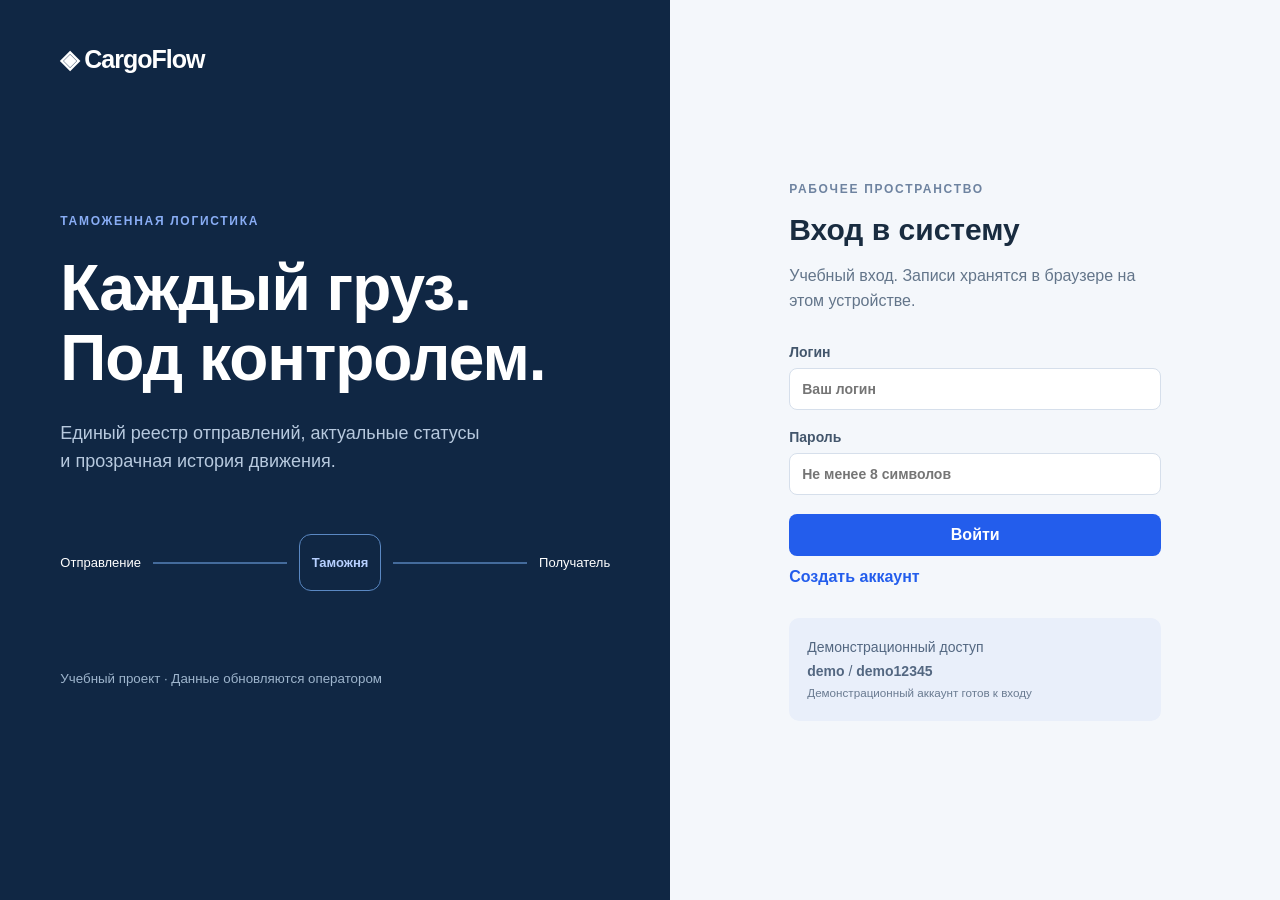
<file: index.html>
<!doctype html>
<html lang="ru"><head><meta charset="utf-8"><meta name="viewport" content="width=device-width,initial-scale=1"><title>CargoFlow — отслеживание грузов</title><link rel="stylesheet" href="./style.css"><script defer src="./browser-demo.js"></script><script defer src="./app.js"></script></head>
<body><div id="auth" class="auth"><section class="intro"><div class="logo">◈ CargoFlow</div><span class="eyebrow">ТАМОЖЕННАЯ ЛОГИСТИКА</span><h1>Каждый груз.<br>Под контролем.</h1><p>Единый реестр отправлений, актуальные статусы и прозрачная история движения.</p><div class="route-art"><span>Отправление</span><i></i><b>Таможня</b><i></i><span>Получатель</span></div><small>Учебный проект · Данные обновляются оператором</small></section><section class="login"><span class="eyebrow">РАБОЧЕЕ ПРОСТРАНСТВО</span><h2 id="auth-title">Вход в систему</h2><p>Войдите, чтобы управлять своими отправлениями.</p><form id="auth-form"><label>Логин<input name="username" autocomplete="username" minlength="3" maxlength="40" required placeholder="Ваш логин"></label><label>Пароль<input name="password" type="password" autocomplete="current-password" minlength="8" maxlength="128" required placeholder="Не менее 8 символов"></label><button class="primary" id="auth-submit">Войти</button></form><button class="text" id="auth-toggle">Создать аккаунт</button><div class="demo">Демонстрационный доступ<br><strong>demo</strong> / <strong>demo12345</strong><small>Доступен при запуске с --demo</small></div></section></div>
<div id="workspace" hidden><aside><div class="logo">◈ CargoFlow</div><p class="eyebrow">РАБОЧЕЕ ПРОСТРАНСТВО</p><div class="nav-active">▦ Реестр грузов</div><a href="./presentation.html" target="_blank">▤ О проекте</a><div class="side-bottom"><span id="username"></span><button id="logout" class="text">Выйти из аккаунта</button></div></aside><main><header><div><span class="eyebrow">ОБЗОР ОТПРАВЛЕНИЙ</span><h1>Реестр грузов</h1><p>Маршруты, статусы и история в одном месте</p></div><button id="new" class="primary">＋ Зарегистрировать груз</button></header><div class="notice">Учебная система · Статусы и местоположение вносит оператор вручную</div><section class="stats"><article><span>Всего грузов</span><strong id="total">0</strong></article><article><span>В движении</span><strong id="moving">0</strong></article><article><span>На таможне</span><strong id="customs">0</strong></article><article><span>Доставлено</span><strong id="delivered">0</strong></article></section><section class="registry"><div class="toolbar"><label class="search"><span class="sr">Поиск грузов</span><input id="search" placeholder="Поиск по номеру, названию или маршруту"></label><label><span class="sr">Фильтр статуса</span><select id="filter"><option value="">Все статусы</option></select></label><button id="export" class="secondary">Скачать CSV</button></div><div class="table-wrap"><table><thead><tr><th>Груз / номер</th><th>Маршрут</th><th>Статус</th><th>Местоположение</th><th>Обновлено</th><th><span class="sr">Действия</span></th></tr></thead><tbody id="rows"></tbody></table><div id="empty" hidden>Грузы не найдены. Зарегистрируйте груз или измените поиск.</div></div><footer><span id="count"></span><span>Время отображается в вашем часовом поясе</span></footer></section></main></div>
<dialog id="editor"><form id="cargo-form"><div class="dialog-head"><div><span class="eyebrow">НОВОЕ ОТПРАВЛЕНИЕ</span><h2>Регистрация груза</h2></div><button type="button" class="close" aria-label="Закрыть">×</button></div><div class="form-grid"><label>Номер отправления<input name="tracking" required maxlength="160" placeholder="CF-2026-005"></label><label>Название груза<input name="name" required maxlength="160" placeholder="Например, оборудование"></label><label>Страна отправления<input name="origin" required maxlength="160"></label><label>Страна назначения<input name="destination" required maxlength="160"></label><label>Статус<select name="status" class="statuses"></select></label><label>Местоположение<input name="location" required maxlength="160" placeholder="Город или терминал"></label></div><p id="create-error" role="alert" class="error"></p><button class="primary">Зарегистрировать</button></form></dialog>
<dialog id="details"><div class="dialog-head"><div><span class="eyebrow" id="detail-tracking"></span><h2 id="detail-name"></h2></div><button class="close" aria-label="Закрыть">×</button></div><p id="detail-route"></p><form id="update-form"><div class="form-grid"><label>Статус<select name="status" class="statuses"></select></label><label>Местоположение<input name="location" required maxlength="160"></label></div><label>Комментарий<textarea name="note" maxlength="500" placeholder="Что изменилось?"></textarea></label><p id="update-error" role="alert" class="error"></p><button class="primary">Сохранить изменение</button></form><h3>Журнал изменений</h3><div id="history"></div></dialog><div id="toast" role="status" hidden></div></body></html>
</file>
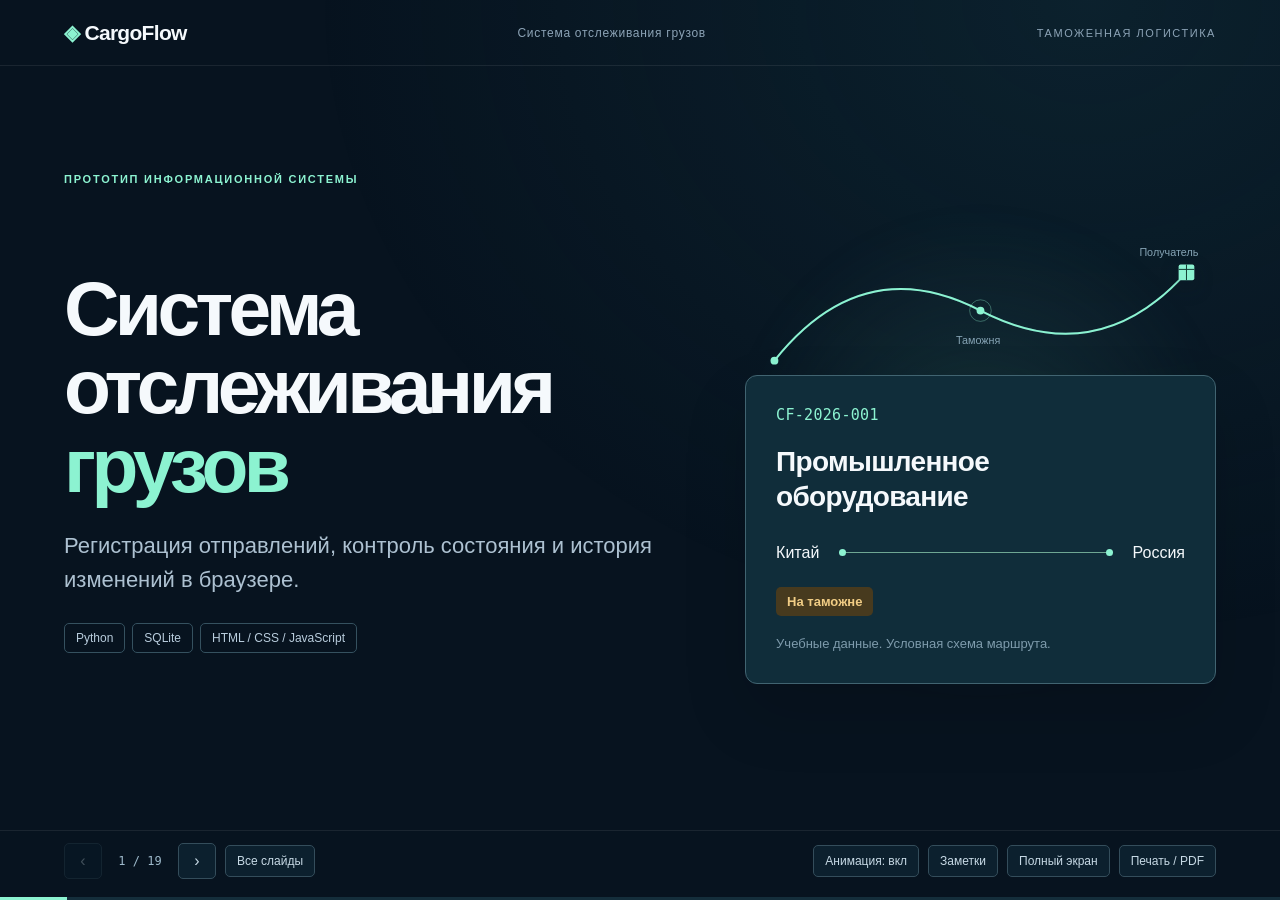
<file: presentation.html>
<!doctype html><html lang="ru"><head><meta charset="utf-8"><meta name="viewport" content="width=device-width,initial-scale=1"><meta name="description" content="Защита учебного проекта CargoFlow: требования, архитектура, работа системы, проверка и демонстрация"><title>CargoFlow — система отслеживания грузов</title><style>@font-face{font-family:Local;src:local('Arial')}*{box-sizing:border-box}html{color-scheme:dark}body{margin:0;background:#07131f;color:#f5f9fc;font-family:Arial,Helvetica,sans-serif;-webkit-font-smoothing:antialiased}button,a{touch-action:manipulation}button{font:inherit;cursor:pointer}button:focus-visible,a:focus-visible{outline:2px solid #8cf3d1;outline-offset:5px}button:disabled{opacity:.3;cursor:default}[hidden]{display:none!important}a{color:#8cf3d1}body:before{content:'';position:fixed;inset:0;pointer-events:none;background:radial-gradient(ellipse at 85% 0%,#194c5940,transparent 50%);z-index:-1}.topbar{height:66px;max-width:1440px;margin:auto;padding:0 5%;display:flex;justify-content:space-between;align-items:center;border-bottom:1px solid #ffffff14;font-size:12px;color:#8ca3b6;letter-spacing:.06em}.brand{font-size:21px;letter-spacing:-.7px;color:#f5f9fc;font-weight:750}.brand em{font-style:normal;color:#8cf3d1}.topbar .context{font-size:11px;text-transform:uppercase;letter-spacing:.14em}#deck{max-width:1440px;margin:auto;position:relative}.slide{display:none;min-height:calc(100svh - 136px);padding:44px 5% 48px;position:relative}.slide.active{display:flex;flex-direction:column;justify-content:center}.eyebrow{color:#8cf3d1;letter-spacing:.16em;font-size:11px;text-transform:uppercase;margin:0 0 18px;font-weight:700}h1{font-size:clamp(46px,6vw,84px);line-height:1.02;letter-spacing:-.06em;margin:0 0 25px;font-weight:700}h2{font-size:clamp(30px,3.65vw,50px);line-height:1.1;letter-spacing:-.045em;max-width:1050px;margin:0 0 28px}h3{font-size:21px;line-height:1.25;letter-spacing:-.025em;margin:0 0 12px}p{font-size:20px;line-height:1.55;color:#adc1d1;margin:0 0 18px}.lede{font-size:22px;max-width:730px}.mint{color:#8cf3d1}.dim{color:#91a9bb}.big{font-size:clamp(36px,5.8vw,76px);letter-spacing:-.06em;line-height:1.06;margin:0 0 25px;color:white}.grid2{display:grid;grid-template-columns:1fr 1fr;gap:44px;align-items:center}.grid2.wide-left{grid-template-columns:1.15fr .85fr}.grid3{display:grid;grid-template-columns:repeat(3,1fr);gap:30px}.grid4{display:grid;grid-template-columns:repeat(4,1fr);gap:24px}.fact{border-top:1px solid #385364;padding:22px 0}.fact .num{display:block;font-size:44px;font-weight:700;letter-spacing:-2px;color:#8cf3d1;margin-bottom:18px}.fact p{font-size:17px}.rule{height:1px;background:#304553;margin:28px 0}.caption{font-size:13px;line-height:1.5;color:#7e9bac}.small{font-size:15px;line-height:1.5;color:#adc1d1}.callout{border-left:3px solid #8cf3d1;padding:14px 0 14px 22px;color:#d8e5ee;font-size:19px;line-height:1.5;margin-top:24px;max-width:1000px}.chip{display:inline-flex;align-items:center;padding:7px 11px;border:1px solid #35515f;border-radius:5px;font-size:12px;color:#b9cddd;margin-right:7px;margin-top:8px}.status{display:inline-block;padding:7px 11px;background:#12392f;color:#8cf3d1;border-radius:5px;font-size:13px;font-weight:600}.status.amber{background:#473a1e;color:#f1cd85}.mono{font-family:ui-monospace,SFMono-Regular,Consolas,monospace}.inline-code{color:#a7d8f5;font-family:ui-monospace,Consolas,monospace;font-size:.85em}.photo{margin:0;display:flex;flex-direction:column;align-items:center;gap:12px}.photo img{max-height:420px;max-width:100%;width:auto;border:1px solid #486172;border-radius:10px;box-shadow:0 20px 60px #0003;object-fit:contain}.photo figcaption{font-size:12px;color:#82a1b5}.portrait-layout{display:grid;grid-template-columns:340px 1fr;gap:55px;align-items:center}.field-list{display:grid;gap:22px}.field-list strong{display:block;font-size:20px;color:#f2f8fc;margin-bottom:6px}.field-list span{color:#9fb8ca;font-size:17px;line-height:1.45}.req-table{width:100%;border-collapse:collapse;font-size:17px;margin-top:8px}.req-table th{text-align:left;color:#7594a7;font-size:11px;text-transform:uppercase;letter-spacing:.1em;padding:12px 16px 12px 0;border-bottom:1px solid #385364}.req-table td{padding:17px 20px 17px 0;border-bottom:1px solid #253e4c;line-height:1.4}.req-table td:first-child{width:9%;font-family:ui-monospace,Consolas,monospace;color:#8cf3d1;font-size:14px}.req-table td:last-child{color:#9fb7c7}.flow{display:flex;align-items:stretch;gap:0;margin:35px 0}.flow-node{position:relative;flex:1;padding:30px 22px;border:1px solid #41616e;background:#0d2430;min-width:0}.flow-node span{color:#8cf3d1;font-size:11px;text-transform:uppercase;letter-spacing:.08em}.flow-node h3{margin-top:14px;font-size:24px}.flow-node p{font-size:16px;margin:0}.flow-link{width:80px;flex-shrink:0;align-self:center;height:2px;background:#385c69;position:relative}.arch-signal{position:absolute;top:-3px;left:0;width:8px;height:8px;background:#8cf3d1;border-radius:50%;box-shadow:0 0 14px #8cf3d177}.schema{display:grid;grid-template-columns:1fr 56px 1.25fr 56px 1fr;align-items:center;margin:20px 0}.entity{border-top:3px solid #8cf3d1;background:#0e2632;padding:24px}.entity h3{color:white}.entity ul{list-style:none;padding:0;margin:18px 0 0;font-family:ui-monospace,Consolas,monospace;font-size:14px;line-height:1.8;color:#9eb9ca}.entity ul .key{color:#8cf3d1}.relation{text-align:center;font-size:13px;color:#8cf3d1}.shipment-card{background:#102d3a;border:1px solid #416471;border-radius:12px;padding:30px;box-shadow:0 30px 65px #0002;position:relative}.shipment-card .code{font-family:ui-monospace,Consolas,monospace;letter-spacing:.02em;font-size:15px;color:#8cf3d1}.shipment-card h3{font-size:28px;margin:20px 0 30px}.mini-route{display:flex;align-items:center;gap:20px;margin-bottom:25px}.mini-route i{flex:1;height:1px;background:#6fa793;position:relative}.mini-route i:before,.mini-route i:after{content:'';position:absolute;top:-3px;width:7px;height:7px;border-radius:50%;background:#8cf3d1}.mini-route i:after{right:0}.hero-art{position:relative;padding:35px 0}.hero-art:before{content:'';position:absolute;inset:0;background:radial-gradient(circle,#326b6650,transparent 70%);filter:blur(15px)}.route-svg{display:block;width:100%;height:auto;margin-bottom:-20px;position:relative}.replay{margin-top:22px;padding:10px 14px;background:transparent;border:1px solid #426573;color:#9bd8c9;border-radius:5px;font-size:12px}.timeline{position:relative;padding-left:34px}.timeline-line{position:absolute;top:15px;bottom:35px;left:6px;width:2px;background:#71c5aa;transform-origin:top}.timeline-event{position:relative;padding:0 0 32px 22px}.timeline-event:before{content:'';position:absolute;left:-34px;top:7px;width:14px;height:14px;border:3px solid #8cf3d1;border-radius:50%;background:#07131f}.timeline-event time{color:#8cf3d1;font-size:15px;font-family:ui-monospace,Consolas,monospace}.timeline-event h3{margin:12px 0 6px}.timeline-event p{font-size:17px;margin:0}.time-explainer{border-top:1px solid #355361;padding-top:23px}.time-explainer .clock{font-size:48px;font-weight:700;letter-spacing:-3px;color:#8cf3d1;margin-bottom:12px}.time-explainer p{font-size:17px}.csv-preview{background:#0c2430;border:1px solid #325260;border-radius:8px;padding:25px;margin-top:24px;font-family:ui-monospace,Consolas,monospace;font-size:14px;line-height:1.9;color:#9fc1d2;overflow-wrap:anywhere}.csv-preview strong{color:#8cf3d1;font-weight:400}.demo-steps{display:grid;grid-template-columns:repeat(4,1fr);gap:26px;margin:30px 0}.demo-step{border-top:2px solid #385b67;padding-top:20px}.demo-step b{display:block;color:#8cf3d1;font-size:30px;margin-bottom:12px}.demo-step h3{font-size:20px}.demo-step p{font-size:16px}.result{display:flex;align-items:center;gap:18px;margin-bottom:20px}.result svg{width:28px;height:28px;flex-shrink:0}.result p{margin:0;font-size:19px;color:#d4e4ed}.test-number{font-size:132px;line-height:1;font-weight:700;letter-spacing:-9px;color:#8cf3d1}.check-list{display:grid;gap:13px}.test-case{padding:12px 0;border-bottom:1px solid #2b4552;color:#b6cbd9;font-size:17px}.test-case b{color:#8cf3d1;margin-right:14px;font-weight:400;font-family:ui-monospace,Consolas,monospace}.roadmap{display:grid;grid-template-columns:1fr 1fr;gap:50px}.roadmap h3{font-size:24px}.roadmap ul{padding-left:20px;color:#9fb8c9;font-size:19px;line-height:1.7}.linkbox{border-top:1px solid #385361;margin-top:25px;padding-top:20px}.linkbox a{font-size:17px;word-break:break-all}.warning{font-size:14px;color:#efcc83;margin-top:12px}.qa-grid{display:grid;grid-template-columns:1fr 1fr;gap:22px 40px}.qa{border-top:1px solid #385361;padding-top:16px}.qa h3{font-size:20px}.qa p{font-size:16px;margin:0}.bottomline{margin-top:28px;font-size:15px;color:#a9c2d3}.deck-controls{max-width:1440px;margin:auto;min-height:70px;display:flex;align-items:center;gap:9px;padding:10px 5% 20px;border-top:1px solid #ffffff14}.deck-controls button{border:1px solid #344d5b;background:#0c202e;border-radius:5px;color:#c7d9e5;padding:8px 11px;font-size:12px;transition:background .16s,transform .16s}.deck-controls button:hover{background:#1b3b49}.deck-controls button:active{transform:scale(.96)}#prev,#next{font-size:16px;min-width:38px}#count{font-size:12px;color:#9db9ca;min-width:58px;text-align:center;font-family:ui-monospace,Consolas,monospace}.controls-spacer{flex:1}.progress-track{position:fixed;bottom:0;left:0;width:100%;height:3px;background:#142e3b;z-index:15}#progress-fill{height:100%;width:0;background:#8cf3d1;transition:width .4s cubic-bezier(.2,0,0,1)}#speaker-notes{padding:28px 5%;max-width:1440px;margin:0 auto 50px;background:#132d3a;border-top:1px solid #486776;color:#c4d8e5;font-size:17px;line-height:1.6}#speaker-notes strong{color:#8cf3d1;display:block;font-size:11px;letter-spacing:.1em;text-transform:uppercase;margin-bottom:12px}#overview{width:min(1050px,93vw);max-height:86vh;overflow:auto;border:1px solid #44616c;border-radius:14px;background:#0b1d2b;color:white;padding:30px;box-shadow:0 30px 100px #0008}#overview::backdrop{background:#020910ce}#overview header{display:flex;justify-content:space-between;align-items:center;margin-bottom:25px}#overview h2{font-size:26px;margin:0}#overview-close{background:#193544;color:white;border:1px solid #466777;border-radius:5px;padding:7px 12px}#overview-items{display:grid;grid-template-columns:repeat(3,1fr);gap:12px}.overview-item{text-align:left;display:flex;flex-direction:column;gap:9px;min-height:110px;background:#102936;color:#dae8f0;border:1px solid #294856;border-radius:7px;padding:16px;font-size:14px}.overview-item:hover{background:#1a3e4a}.overview-item b{font:12px ui-monospace,Consolas,monospace;color:#8cf3d1}.overview-item small{font-size:10px;color:#7e9bac}.overview-item.current{border-color:#8cf3d1}.print-tip{display:none}body:fullscreen{overflow:auto;background:#07131f}
@media(min-width:1500px){.slide{min-height:calc(100svh - 150px)}}
@media(max-width:850px){.topbar{padding:0 24px}.topbar .context{display:none}.slide{padding:32px 24px;min-height:calc(100svh - 190px)}.grid2,.grid2.wide-left{grid-template-columns:1fr;gap:24px}.grid3{grid-template-columns:1fr;gap:8px}.grid4{grid-template-columns:1fr 1fr}.hero-art{max-width:480px;width:100%;padding:5px 0;margin:auto}.hero-art .shipment-card{padding:22px}.hero-art .shipment-card h3{font-size:24px;margin:15px 0 20px}.hero-art .route-svg{max-height:100px}.lede{font-size:20px}.big{font-size:40px}.fact{padding:16px 0}.fact .num{font-size:30px;margin-bottom:10px}.fact p{margin-bottom:0}.portrait-layout{grid-template-columns:230px 1fr;gap:22px}.photo img{max-height:370px}.field-list strong{font-size:18px}.field-list span{font-size:15px}.req-table{font-size:15px}.req-table td{padding:12px 10px 12px 0}.flow-node{padding:18px 12px}.flow-node h3{font-size:20px}.flow-node p{font-size:14px}.flow-link{width:26px}.schema{grid-template-columns:1fr;gap:0}.entity{padding:15px 20px}.entity ul{display:flex;flex-wrap:wrap;gap:0 20px;margin:5px 0}.relation{padding:8px}.schema h3{margin:0}.demo-steps{grid-template-columns:1fr 1fr;gap:18px}.roadmap{gap:24px}.roadmap ul{font-size:16px}.deck-controls{padding:12px 20px 18px;flex-wrap:wrap}.controls-spacer{display:none}.test-number{font-size:90px}.qa-grid{gap:18px}.qa h3{font-size:18px}.qa p{font-size:15px}#overview-items{grid-template-columns:1fr 1fr}#section-label{display:none}}
@media(max-width:540px){h1{font-size:46px}h2{font-size:32px}p{font-size:17px}.portrait-layout{grid-template-columns:1fr}.portrait-layout .photo{max-width:260px;margin:auto}.grid4,.roadmap,.qa-grid{grid-template-columns:1fr}.flow{flex-direction:column}.flow-link{align-self:center;width:2px;height:28px}.flow-node{text-align:center}.arch-signal{left:-3px;top:0}.req-table{font-size:13px}.req-table td:first-child{font-size:11px}.callout{font-size:16px}.demo-step p{font-size:14px}.photo img{max-height:320px}.topbar{height:55px}.deck-controls button{font-size:11px;padding:7px}#overview-items{grid-template-columns:1fr}}
@media print{@page{size:320mm 180mm;margin:0}html{color-scheme:light}body{background:#fff;color:#102333;-webkit-print-color-adjust:exact;print-color-adjust:exact}body:before,.topbar,.deck-controls,.progress-track,#speaker-notes,#overview,.replay{display:none!important}#deck{width:320mm;max-width:none;margin:0}.slide,.slide.active{display:flex!important;flex-direction:column;justify-content:center;width:320mm;height:180mm;min-height:180mm;padding:12mm 17mm;page-break-after:always;break-after:page;overflow:hidden}.slide:last-child{page-break-after:auto;break-after:auto}body.main-print .slide:not([data-main="true"]){display:none!important}.slide *{animation:none!important;transition:none!important;opacity:1!important;transform:none!important}h1{font-size:58px}h2{font-size:40px;margin-bottom:22px}h3{font-size:20px}p,.lede{font-size:18px;color:#395467}.grid2,.grid2.wide-left{display:grid;grid-template-columns:1fr 1fr;gap:36px}.grid3{grid-template-columns:repeat(3,1fr);gap:26px}.grid4{grid-template-columns:repeat(4,1fr)}.eyebrow,.mint,.fact .num,.timeline-event time{color:#087659}.fact,.req-table th,.req-table td,.rule,.qa{border-color:#bfd2db}.req-table{font-size:16px}.req-table td{padding:13px 16px 13px 0}.req-table td:first-child{color:#087659}.req-table td:last-child,.caption,.small,.dim,.bottomline{color:#496577}.callout{color:#264356;border-color:#087659;font-size:17px}.chip{border-color:#aac4cf;color:#496577}.flow{flex-direction:row;margin:25px 0}.flow-node,.entity,.shipment-card,.csv-preview{background:#eaf2f5;color:#183448;border-color:#adc8d1;box-shadow:none}.flow-link{height:2px;width:70px}.flow-node span,.entity ul .key,.shipment-card .code,.test-case b,.test-number{color:#087659}.flow-node h3,.entity h3,.shipment-card h3,.big{color:#183448}.flow-node p,.entity ul,.csv-preview,.field-list span{color:#496577}.field-list strong{color:#163448}.schema{grid-template-columns:1fr 50px 1.2fr 50px 1fr}.entity ul{display:block}.relation{color:#087659}.portrait-layout{grid-template-columns:280px 1fr}.photo img{max-height:390px;border-color:#aac4cf}.photo figcaption{color:#496577}.timeline-event:before{background:#fff;border-color:#087659}.timeline-line{background:#087659}.status{background:#daeee4;color:#14684d}.status.amber{background:#faefd6;color:#7c5e17}.result p{color:#264356}.roadmap{grid-template-columns:1fr 1fr}.roadmap ul,.qa p,.test-case{color:#496577}.qa-grid{grid-template-columns:1fr 1fr}.demo-steps{grid-template-columns:repeat(4,1fr)}.demo-step b{color:#087659}.hero-art{max-width:none}.hero-art .route-svg{max-height:none}.hero-art .shipment-card h3{font-size:27px}.result svg path{stroke:#087659}.test-number{font-size:110px}.linkbox a{color:#087659}}
/* Keep the full slide and controls visible on a typical 1280×720 projector. */
@media screen and (min-width:851px) and (max-height:820px){.topbar{height:54px}.slide{min-height:calc(100svh - 124px);padding:24px 5% 28px}.eyebrow{margin-bottom:14px}h2{font-size:44px;margin-bottom:24px}.hero-art{padding:0}.hero-art .route-svg{max-height:100px}.hero-art .shipment-card{padding:24px}.hero-art .shipment-card h3{font-size:26px;margin:18px 0 23px}.photo img{max-height:320px}.portrait-layout{grid-template-columns:290px 1fr;gap:40px}.flow{margin:25px 0}.flow-node{padding:24px 20px}.schema{margin:12px 0}.entity{padding:20px}.req-table td{padding:13px 20px 13px 0}.callout{margin-top:20px;padding-top:10px;padding-bottom:10px}.grid3{gap:26px}.roadmap ul{font-size:18px}.test-number{font-size:110px}.qa p{font-size:15px}.qa-grid{gap:18px 36px}}
.overview-item[aria-current="true"]{border-color:#8cf3d1}.overview-number{color:#8cf3d1;font:12px ui-monospace,Consolas,monospace}

/* CargoFlow motion identity: precise entrances, soft landing, three duration levels. */
:root{--motion-ease:cubic-bezier(.2,.75,.2,1);--motion-quick:160ms;--motion-standard:480ms;--motion-slow:900ms}
button{transition:background-color var(--motion-quick),border-color var(--motion-quick),transform var(--motion-quick) var(--motion-ease),box-shadow var(--motion-quick)}
button:active{transform:scale(.97)}
#progress-fill{transform-origin:left;transition:width 450ms var(--motion-ease)}
.slide.active .reveal{animation:cf-enter var(--motion-standard) var(--motion-ease) both;animation-delay:calc(min(var(--i,0),6)*65ms)}
.slide.active .route-draw{stroke-dasharray:1;stroke-dashoffset:0;animation:cf-route-draw 1800ms var(--motion-ease) 250ms both}
.slide.active .route-parcel{transform-box:view-box;transform-origin:0 0;animation:cf-parcel 6800ms cubic-bezier(.45,0,.25,1) 800ms both;filter:drop-shadow(0 7px 9px #09142655)}
.slide.active .pulse-ring{transform-box:fill-box;transform-origin:center;animation:cf-pulse 2600ms ease-in-out 500ms 3 both}
.slide.active .arch-signal{animation:cf-signal 2100ms var(--motion-ease) 600ms 3 both}
.slide.active .arch-signal:nth-of-type(even),.slide.active .flow-link:nth-child(4) .arch-signal{animation-delay:1250ms}
.slide.active .timeline-line{transform-origin:top;animation:cf-line 1200ms var(--motion-ease) 300ms both}
.slide.active .timeline-event{animation:cf-event 550ms var(--motion-ease) both;animation-delay:calc(500ms + min(var(--i,0),5)*150ms)}
.slide.active .check-path{stroke-dasharray:1;stroke-dashoffset:0;animation:cf-route-draw 650ms var(--motion-ease) 500ms both}
.slide.active .ambient-glow{animation:cf-glow 6500ms ease-in-out 2 both}
.slide.active .scan-line{animation:cf-scan 2200ms var(--motion-ease) 500ms 2 both}
.slide.restarting *{animation:none!important}
.slide:not(.active) *{animation-play-state:paused!important}
@keyframes cf-enter{from{opacity:0;transform:translate3d(0,24px,0) scale(.985)}to{opacity:1;transform:translate3d(0,0,0) scale(1)}}
@keyframes cf-route-draw{from{stroke-dashoffset:1}to{stroke-dashoffset:0}}
@keyframes cf-parcel{0%,9%{transform:translate(0,0)}30%,38%{transform:translate(var(--parcel-x1,125px),var(--parcel-y1,-38px))}59%,68%{transform:translate(var(--parcel-x2,250px),var(--parcel-y2,0px))}91%,100%{transform:translate(var(--parcel-x3,375px),var(--parcel-y3,-38px))}}
@keyframes cf-pulse{0%,100%{opacity:.35;transform:scale(1)}50%{opacity:.75;transform:scale(1.13)}}
@keyframes cf-signal{0%,12%{opacity:0;transform:translateX(0) scale(.85)}28%{opacity:1;transform:translateX(calc(var(--signal-distance,70px)*.15)) scale(1)}68%{opacity:1;transform:translateX(calc(var(--signal-distance,70px)*.8)) scale(1)}90%,100%{opacity:0;transform:translateX(var(--signal-distance,70px)) scale(.85)}}
@keyframes cf-line{from{transform:scaleY(0)}to{transform:scaleY(1)}}
@keyframes cf-event{from{opacity:0;transform:translateX(18px)}to{opacity:1;transform:translateX(0)}}
@keyframes cf-glow{0%,100%{opacity:.32;transform:translate3d(0,0,0) scale(1)}50%{opacity:.55;transform:translate3d(-10px,8px,0) scale(1.03)}}
@keyframes cf-scan{0%{transform:translateY(0);opacity:0}15%{opacity:.65}85%{opacity:.65}100%{transform:translateY(190px);opacity:0}}
body[data-motion="off"] .slide *{animation:none!important;transition:none!important}
body[data-motion="off"] .route-parcel{transform:translate(var(--parcel-x3,375px),var(--parcel-y3,-38px))}
body[data-motion="off"] #progress-fill{transition:none}
@media(prefers-reduced-motion:reduce){.slide *{animation:none!important;transition:none!important}.route-parcel{transform:translate(var(--parcel-x3,375px),var(--parcel-y3,-38px))}#progress-fill{transition:none}}
@media print{.slide *{animation:none!important;transition:none!important;opacity:1!important;filter:none!important}.route-parcel{transform:translate(var(--parcel-x3,375px),var(--parcel-y3,-38px))}.controls,#speaker-notes,#overview{display:none!important}.route-draw,.check-path{stroke-dashoffset:0!important}}
</style></head><body data-motion="on"><header class="topbar"><div class="brand"><em>◈</em> CargoFlow</div><span id="section-label">Учебный проект</span><span class="context">Таможенная логистика</span></header><main id="deck"><section class="slide active" id="slide-1" aria-label="Слайд 1. Система отслеживания грузов" data-title="Система отслеживания грузов" data-notes="Открытие, 15 секунд. Представьте тему и результат. Анимация маршрута иллюстрирует предметную область, а не реальное перемещение."><div class="eyebrow reveal">Прототип информационной системы</div><div class="grid2 wide-left"><div><h1 class="reveal" style="--i:1">Система<br>отслеживания<br><span class="mint">грузов</span></h1><p class="lede reveal" style="--i:2">Регистрация отправлений, контроль состояния и история изменений в браузере.</p><div class="reveal" style="--i:3"><span class="chip">Python</span><span class="chip">SQLite</span><span class="chip">HTML / CSS / JavaScript</span></div></div><div class="hero-art reveal" style="--i:3"><svg class="route-svg" viewBox="0 0 480 160" role="img" aria-label="Условный маршрут груза из страны отправления через таможню к получателю"><path d="M30 125 Q120 12 240 74 T450 35" fill="none" stroke="#244b58" stroke-width="2"/><path class="route-draw" pathLength="1" d="M30 125 Q120 12 240 74 T450 35" fill="none" stroke="#8cf3d1" stroke-width="2"/><g fill="#8cf3d1"><circle cx="30" cy="125" r="4"/><circle cx="240" cy="74" r="4"/><circle cx="450" cy="35" r="4"/></g><circle class="pulse-ring" cx="240" cy="74" r="11" fill="none" stroke="#8cf3d1" opacity=".3"/><g transform="translate(30,125)"><g class="route-parcel" style="--parcel-x1:130px;--parcel-y1:-70px;--parcel-x2:270px;--parcel-y2:-50px;--parcel-x3:420px;--parcel-y3:-90px"><rect x="-8" y="-8" width="16" height="16" rx="2" fill="#8cf3d1"/><path d="M-8-3H8M0-8V8" stroke="#10392f"/></g></g><g fill="#86a4b5" font-family="Arial" font-size="11"><text x="12" y="152">Отправление</text><text x="215" y="108">Таможня</text><text x="402" y="18">Получатель</text></g></svg><div class="shipment-card"><div class="code">CF-2026-001</div><h3>Промышленное<br>оборудование</h3><div class="mini-route"><span>Китай</span><i></i><span>Россия</span></div><span class="status amber">На таможне</span><p class="caption" style="margin:18px 0 0">Учебные данные. Условная схема маршрута.</p></div></div></div></section>
<section class="slide" id="slide-2" aria-label="Слайд 2. Проблема учёта" data-title="Проблема учёта" data-notes="Около 20 секунд. Это постановка учебной задачи, а не результат исследования конкретной компании. Не заявляйте измеренное сокращение затрат или ошибок."><div class="eyebrow reveal">Задача предметной области</div><h2 class="reveal" style="--i:1">Состояние груза должно быть<br>понятно по одной записи</h2><p class="lede reveal" style="--i:2">При разрозненном учёте приходится сопоставлять сведения из таблиц и переписок. Прототип собирает их в реестр.</p><div class="grid3"><article class="fact reveal" style="--i:3"><span class="num">01</span><h3>Какой груз?</h3><p>Номер отправления и наименование.</p></article><article class="fact reveal" style="--i:4"><span class="num">02</span><h3>Где и в каком состоянии?</h3><p>Направление, местоположение и статус.</p></article><article class="fact reveal" style="--i:5"><span class="num">03</span><h3>Что изменилось?</h3><p>Последовательность обновлений со временем.</p></article></div></section>
<section class="slide" id="slide-3" aria-label="Слайд 3. Цель и пользователь" data-title="Цель и пользователь" data-notes="Около 15 секунд. Роль оператора описывает работу пользователя. Отдельные права администратора и оператора в коде пока не реализованы."><div class="eyebrow reveal">Назначение системы</div><h2 class="reveal" style="--i:1">Оператор ведёт груз<br>от регистрации до доставки</h2><div class="grid2"><div><p class="big reveal" style="--i:2">Один реестр.<br><span class="mint">Карточки<br>и история.</span></p></div><div class="field-list"><div class="reveal" style="--i:3"><strong>Пользователь</strong><span>Оператор учебной системы учёта международных грузов.</span></div><div class="reveal" style="--i:4"><strong>Основной сценарий</strong><span>Создать запись, найти её, обновить состояние и проверить историю.</span></div><div class="reveal" style="--i:5"><strong>Результат</strong><span>Актуальная карточка и выгрузка реестра в CSV.</span></div></div></div></section>
<section class="slide" id="slide-4" aria-label="Слайд 4. Основные требования" data-title="Основные требования" data-notes="Около 25 секунд вместе со следующим слайдом. Покажите, что требования сформулированы заранее и каждому соответствует способ проверки. Отдельно поясните смысл отслеживания времени."><div class="eyebrow reveal">Условия задания</div><h2 class="reveal" style="--i:1">Пять требований задают<br>проверяемый результат</h2><table class="req-table"><thead><tr><th>Код</th><th>Требование</th><th>Как проверяется</th></tr></thead><tbody><tr class="reveal" style="--i:2"><td>ФР-01</td><td>Регистрация груза</td><td>Заполненная карточка появляется в реестре</td></tr><tr class="reveal" style="--i:3"><td>ФР-02</td><td>Идентификация груза</td><td>Поиск по номеру, запрет дубля у владельца</td></tr><tr class="reveal" style="--i:4"><td>ФР-03</td><td>Страны отправления и назначения</td><td>Направление видно в карточке и реестре</td></tr><tr class="reveal" style="--i:5"><td>ФР-05</td><td>Отслеживание времени</td><td>Каждое сохранение получает временную отметку</td></tr><tr class="reveal" style="--i:6"><td>ФР-06</td><td>Журнал изменений</td><td>Обновление сохраняется отдельным событием</td></tr></tbody></table></section>
<section class="slide" id="slide-5" aria-label="Слайд 5. Дополнительные требования" data-title="Дополнительные требования" data-notes="Коротко назовите дополнительные требования из задания: авторизация, CSV, README и GitHub. Сохранение между запусками является свойством готового прототипа. Публикация подтверждена: GitHub Pages настроен и сайт проверен."><div class="eyebrow reveal">Полнота учебного прототипа</div><h2 class="reveal" style="--i:1">Доступ, выгрузка и воспроизводимый запуск</h2><div class="grid3"><article class="fact reveal" style="--i:2"><span class="num">07</span><h3>Авторизация</h3><p>Регистрация и вход. У каждого пользователя собственные грузы.</p></article><article class="fact reveal" style="--i:3"><span class="num">08</span><h3>Экспорт CSV</h3><p>Структурированные данные из реестра для табличного редактора.</p></article><article class="fact reveal" style="--i:4"><span class="num">10</span><h3>Сохранение данных</h3><p>SQLite хранит записи после остановки и повторного запуска.</p></article></div><div class="callout reveal" style="--i:5">Комплект сдачи: исходники, README с семью разделами, скриншоты, презентация и текст защиты.</div><p class="bottomline reveal" style="--i:6">Исходники опубликованы в Nadya420/cargo-tracker. Сайт доступен по ссылке GitHub Pages.</p></section>
<section class="slide" id="slide-6" aria-label="Слайд 6. Архитектура веб-приложения" data-title="Архитектура веб-приложения" data-notes="Около 25 секунд. HTML отвечает за структуру, CSS за оформление, JS за взаимодействие с HTTP API. Python обрабатывает запросы. SQLite хранит данные в файле. Движение точек показывает схему обмена, не сетевую телеметрию."><div class="eyebrow reveal">Как работает система</div><h2 class="reveal" style="--i:1">Две версии<br>одного учебного приложения</h2><div class="flow reveal" style="--i:2"><div class="flow-node"><span>Интерфейс</span><h3>Браузер</h3><p>HTML, CSS, JavaScript<br>Формы, таблица, фильтры</p></div><div class="flow-link"><i class="arch-signal"></i></div><div class="flow-node"><span>Логика</span><h3>Python</h3><p>HTTP API<br>Проверка доступа и данных</p></div><div class="flow-link"><i class="arch-signal"></i></div><div class="flow-node"><span>Хранение</span><h3>SQLite</h3><p>Пользователи<br>Грузы и история</p></div></div><p class="reveal" style="--i:3">В локальной Python-версии JavaScript отправляет JSON. Сервер проверяет запрос и сохраняет изменения в SQLite.</p><div class="callout reveal" style="--i:4">Python-версия: <span class="inline-code">127.0.0.1:8080</span>, сервер и SQLite.<br>Демонстрация на GitHub Pages: JavaScript и хранение данных в браузере, без Python.</div><button class="replay" type="button">Повторить обмен данными</button></section>
<section class="slide" id="slide-7" aria-label="Слайд 7. Структура базы данных" data-title="Структура базы данных" data-notes="Дополнительный слайд для вопросов. Объясните отношения один-ко-многим и внешние ключи. Схема показывает смысл столбца password как password_hash, в SQL имя поля password. Номер уникален в пределах одного пользователя."><div class="eyebrow reveal">Техническое приложение</div><h2 class="reveal" style="--i:1">Три таблицы связаны<br>владельцем и карточкой груза</h2><div class="schema reveal" style="--i:2"><div class="entity"><h3>users</h3><ul><li class="key">id</li><li>username</li><li>salt</li><li>password_hash*</li></ul></div><div class="relation">1 : N</div><div class="entity"><h3>shipments</h3><ul><li class="key">id, user_id</li><li>tracking, name</li><li>origin, destination</li><li>status, location</li><li>updated_at</li></ul></div><div class="relation">1 : N</div><div class="entity"><h3>history</h3><ul><li class="key">id, shipment_id</li><li>at</li><li>status, location</li><li>note</li></ul></div></div><p class="small reveal" style="--i:3">Один пользователь владеет несколькими грузами. Одному грузу соответствует несколько событий в истории.</p><p class="caption reveal" style="--i:4">* В столбце users.password хранится хеш, а не исходный пароль. Ограничение уникальности номера: UNIQUE(user_id, tracking).</p></section>
<section class="slide" id="slide-8" aria-label="Слайд 8. Регистрация груза" data-title="Регистрация груза" data-notes="Дополнительный слайд. При показе объясните обязательные поля и серверную проверку. Это снимок текущей системы. Статус выбирается из пяти значений. Страны вводятся текстом, автоматического классификатора нет."><div class="eyebrow reveal">Функция ФР-01</div><h2 class="reveal" style="--i:1">Новая карточка содержит<br>шесть обязательных полей</h2><div class="portrait-layout"><figure class="photo reveal" style="--i:2"><img src="[data-uri]" alt="Форма регистрации груза в запущенном приложении"><figcaption>Фактический снимок работающего приложения</figcaption></figure><div class="field-list"><div class="reveal" style="--i:3"><strong>Номер и название</strong><span>Позволяют отличить запись от других отправлений.</span></div><div class="reveal" style="--i:4"><strong>Страна отправления и назначения</strong><span>Определяют направление перевозки.</span></div><div class="reveal" style="--i:5"><strong>Статус и местоположение</strong><span>Описывают текущее состояние по данным оператора.</span></div><div class="reveal" style="--i:6"><strong>Проверка на сервере</strong><span>Пустые поля и повторный номер у владельца отклоняются.</span></div></div></div></section>
<section class="slide" id="slide-9" aria-label="Слайд 9. Идентификация и направление" data-title="Идентификация и направление" data-notes="Дополнительный слайд. Не называйте номер глобальным или официальным таможенным идентификатором. Разные пользователи могут использовать одинаковый номер. Поиск выполняется по данным загруженного реестра в JS."><div class="eyebrow reveal">Функции ФР-02 и ФР-03</div><h2 class="reveal" style="--i:1">Номер связывает поиск,<br>карточку и историю груза</h2><div class="grid2"><div class="shipment-card reveal" style="--i:2"><div class="code">CF-2026-005</div><h3>Учебный груз</h3><div class="mini-route"><span>Китай</span><i></i><span>Россия</span></div><span class="status">В пути</span><p class="small" style="margin:20px 0 0">Местоположение: Владивосток</p></div><div class="field-list"><div class="reveal" style="--i:3"><strong>Поиск</strong><span>По номеру, названию, странам и местоположению.</span></div><div class="reveal" style="--i:4"><strong>Уникальность</strong><span>Один владелец не может создать второй груз с тем же номером.</span></div><div class="reveal" style="--i:5"><strong>Граница идентификации</strong><span>Это номер учёта в прототипе. Проверки по реестру перевозчика нет.</span></div></div></div></section>
<section class="slide" id="slide-10" aria-label="Слайд 10. Отслеживание времени" data-title="Отслеживание времени" data-notes="Дополнительный слайд. Точные серверные метки реальной тестовой записи: 17:01:55 и 17:02:25 UTC, на схеме Москва UTC+3. Данные учебные: короткий промежуток не описывает реальную перевозку. Не обещайте автоматический контроль сроков."><div class="eyebrow reveal">Функция ФР-05</div><h2 class="reveal" style="--i:1">Время фиксируется<br>при каждом сохранении</h2><div class="grid2"><div class="timeline reveal" style="--i:2"><div class="timeline-line"></div><article class="timeline-event" style="--i:0"><time>20.11.2026 · 20:01:55</time><h3>Груз зарегистрирован</h3><p>Шанхай, статус «Зарегистрирован»</p></article><article class="timeline-event" style="--i:1"><time>20.11.2026 · 20:02:25</time><h3>Состояние обновлено</h3><p>Владивосток, статус «В пути»</p></article></div><div class="time-explainer reveal" style="--i:3"><div class="clock">UTC</div><h3>Единое время на сервере</h3><p>В Python-версии время задаёт сервер. В демоверсии Pages используются часы устройства. Обе версии показывают время в часовом поясе посетителя.</p><p class="caption">Слева события тестовой записи CF-2026-005. Для примера время приведено по Москве с секундами. Сам интерфейс показывает дату, часы и минуты.</p></div></div><div class="callout reveal" style="--i:4">Отметка показывает время внесения записи. Расчёт ETA и длительности перевозки в текущую версию не входит.</div><button class="replay" type="button">Повторить временную шкалу</button></section>
<section class="slide" id="slide-11" aria-label="Слайд 11. Журнал изменений" data-title="Журнал изменений" data-notes="Дополнительный слайд. При сохранении статус и местоположение карточки обновляются, а в history добавляется событие. Это одна транзакция SQLite. Журнал хранит снимок состояния, не полный дифф полей. Даже повторное сохранение без изменения создаёт событие."><div class="eyebrow reveal">Функция ФР-06</div><h2 class="reveal" style="--i:1">Новое состояние сохраняется<br>отдельным событием</h2><div class="portrait-layout"><figure class="photo reveal" style="--i:2"><img src="[data-uri]" alt="Карточка учебного груза с двумя событиями в журнале"><figcaption>Фактический журнал тестового отправления</figcaption></figure><div class="field-list"><div class="reveal" style="--i:3"><strong>Что хранится</strong><span>Дата и время, статус, местоположение и комментарий.</span></div><div class="reveal" style="--i:4"><strong>Как отображается</strong><span>Сначала новые события, затем предыдущие.</span></div><div class="reveal" style="--i:5"><strong>Зачем нужен журнал</strong><span>Позволяет восстановить последовательность внесённых обновлений.</span></div><div class="reveal" style="--i:6"><strong>Граница версии</strong><span>Полного сравнения всех полей и отдельного автора события пока нет.</span></div></div></div></section>
<section class="slide" id="slide-12" aria-label="Слайд 12. Авторизация и доступ" data-title="Авторизация и доступ" data-notes="Дополнительный слайд. Проверка владельца есть на сервере, не только в интерфейсе. Сессии находятся в памяти и сбрасываются при перезапуске сервера. Cookie Secure не установлена, так как локальная демонстрация работает по HTTP. Не заявляйте промышленную защищённость."><div class="eyebrow reveal">Дополнительное требование</div><h2 class="reveal" style="--i:1">Доступ к личному реестру<br>в двух вариантах запуска</h2><div class="grid3"><article class="fact reveal" style="--i:2"><span class="num">01</span><h3>Вход в систему</h3><p>Регистрация, проверка логина и пароля, выход из аккаунта.</p></article><article class="fact reveal" style="--i:3"><span class="num">02</span><h3>Хранение пароля</h3><p>PBKDF2-HMAC-SHA256, индивидуальная соль, 200 000 итераций.</p></article><article class="fact reveal" style="--i:4"><span class="num">03</span><h3>Проверка владельца</h3><p>В Python-версии сервер ограничивает доступ владельцем. Pages показывает отдельные учебные реестры в браузере.</p></article></div><div class="callout reveal" style="--i:5">В Python-версии сессия использует cookie с HttpOnly и SameSite=Strict. Срок действия составляет восемь часов.</div><p class="bottomline reveal" style="--i:6">В Pages вход является учебной имитацией: данные хранятся в браузере и не защищены от владельца устройства. Для реального сервиса нужен сервер.</p></section>
<section class="slide" id="slide-13" aria-label="Слайд 13. Поиск, фильтр и CSV" data-title="Поиск, фильтр и CSV" data-notes="Дополнительный слайд. CSV не JSON и не Excel-файл. При импорте в табличный редактор при необходимости указывают разделитель точка с запятой. Значения с префиксом формулы нейтрализуются. CSV проверен интеграционными тестами через HTTP API."><div class="eyebrow reveal">Работа с реестром</div><h2 class="reveal" style="--i:1">Нужную запись можно найти,<br>а реестр выгрузить в таблицу</h2><div class="grid3"><article class="fact reveal" style="--i:2"><span class="num">Поиск</span><h3>По данным карточки</h3><p>Поиск без учёта регистра по номеру, названию и направлению.</p></article><article class="fact reveal" style="--i:3"><span class="num">Фильтр</span><h3>По текущему статусу</h3><p>Быстрый отбор грузов, например находящихся на таможне.</p></article><article class="fact reveal" style="--i:4"><span class="num">CSV</span><h3>Выгрузка владельца</h3><p>Все грузы пользователя, кодировка UTF-8 с BOM, разделитель «;».</p></article></div><div class="csv-preview reveal" style="--i:5"><strong>Номер;Груз;Откуда;Куда;Статус;Местоположение;Обновлено (UTC)</strong><br>CF-2026-005;Учебный груз;Китай;Россия;В пути;Владивосток;2026-11-20T17:02:25+00:00</div><p class="caption reveal" style="--i:6">Показан состав выгрузки на примере тестовой записи. Фильтр интерфейса не ограничивает CSV: в файл входят все грузы владельца.</p></section>
<section class="slide" id="slide-14" aria-label="Слайд 14. Демонстрация преподавателю" data-title="Демонстрация преподавателю" data-notes="Основной показ, 70 секунд. Откройте подготовленную вкладку приложения. Создайте DEF-2026-01 с названием Учебное оборудование, Китай, Россия, Зарегистрирован, Шанхай. Найдите номер, обновите статус На таможне, город Учебный терминал и комментарий Прибытие зарегистрировано. Покажите новую запись в истории, затем CSV. При повторном прогоне используйте другой номер."><div class="eyebrow reveal">Работающий сайт в браузере</div><h2 class="reveal" style="--i:1">Один груз проходит<br>весь сценарий за 70 секунд</h2><div class="demo-steps"><article class="demo-step reveal" style="--i:2"><b>01</b><h3>Войти и создать</h3><p>Новый уникальный номер, название, направление, статус и город.</p></article><article class="demo-step reveal" style="--i:3"><b>02</b><h3>Найти и открыть</h3><p>Поиск по номеру подтверждает идентификацию записи.</p></article><article class="demo-step reveal" style="--i:4"><b>03</b><h3>Изменить состояние</h3><p>Новый статус, местоположение и комментарий.</p></article><article class="demo-step reveal" style="--i:5"><b>04</b><h3>Проверить результат</h3><p>Время и два события в журнале. Затем выгрузка CSV.</p></article></div><div class="callout reveal" style="--i:6">Переключение в приложение: <a data-app-link href="http://127.0.0.1:8080" target="_blank" rel="noopener">127.0.0.1:8080</a><br><span class="small">Для локального показа запустите сервер. Демо-вход: <span class="mono">demo / demo12345</span>.</span></div><p class="caption reveal" style="--i:7">Кнопки и данные нужно показать в приложении. Анимация презентации иллюстрирует объяснение и не заменяет демонстрацию.</p></section>
<section class="slide" id="slide-15" aria-label="Слайд 15. Проверка работоспособности" data-title="Проверка работоспособности" data-notes="Около 20 секунд. Шесть тестовых методов покрывают несколько проверок каждый. Это функциональные интеграционные тесты, не аудит безопасности и не нагрузочное испытание. Результат относится к подготовленной локальной версии."><div class="eyebrow reveal">Подтверждение результата</div><h2 class="reveal" style="--i:1">Шесть интеграционных тестов<br>прошли без ошибок</h2><div class="grid2"><div class="reveal" style="--i:2"><div class="test-number">6<span style="font-size:.35em;letter-spacing:-2px"> / 6</span></div><p class="lede" style="margin-top:22px">Настоящий HTTP-сервер<br>и отдельная временная SQLite.</p><p class="caption">Дополнительно в браузере проверены вход, создание, поиск, фильтр и журнал.</p></div><div class="check-list reveal" style="--i:3"><div class="test-case"><b>01</b> Авторизация и выход</div><div class="test-case"><b>02</b> Изоляция пользователей</div><div class="test-case"><b>03</b> Создание, дубли и история</div><div class="test-case"><b>04</b> Формат и безопасность CSV</div><div class="test-case"><b>05</b> Ошибочные запросы</div><div class="test-case"><b>06</b> Сохранность после перезапуска</div></div></div><p class="bottomline reveal" style="--i:4">Команда проверки: <span class="inline-code">python3 -m unittest -v test_server.py</span></p></section>
<section class="slide" id="slide-16" aria-label="Слайд 16. Результат по условиям" data-title="Результат по условиям" data-notes="Около 15 секунд. Перечислите выполненное и отдельно обозначьте публикацию. Откройте сайт и репозиторий Nadya420/cargo-tracker при вопросе о публикации."><div class="eyebrow reveal">Итог разработки</div><h2 class="reveal" style="--i:1">Основные функции<br>реализованы и проверены</h2><div class="grid2"><div><div class="result reveal" style="--i:2"><svg viewBox="0 0 30 30" aria-hidden="true"><path class="check-path" pathLength="1" d="M5 15l6 6L25 7" fill="none" stroke="#8cf3d1" stroke-width="2.5" stroke-linecap="round" stroke-linejoin="round"/></svg><p>Карточка и идентификация груза</p></div><div class="result reveal" style="--i:3"><svg viewBox="0 0 30 30" aria-hidden="true"><path class="check-path" pathLength="1" d="M5 15l6 6L25 7" fill="none" stroke="#8cf3d1" stroke-width="2.5" stroke-linecap="round" stroke-linejoin="round"/></svg><p>Страны отправления и назначения</p></div><div class="result reveal" style="--i:4"><svg viewBox="0 0 30 30" aria-hidden="true"><path class="check-path" pathLength="1" d="M5 15l6 6L25 7" fill="none" stroke="#8cf3d1" stroke-width="2.5" stroke-linecap="round" stroke-linejoin="round"/></svg><p>Временные отметки и журнал</p></div></div><div><div class="result reveal" style="--i:3"><svg viewBox="0 0 30 30" aria-hidden="true"><path class="check-path" pathLength="1" d="M5 15l6 6L25 7" fill="none" stroke="#8cf3d1" stroke-width="2.5" stroke-linecap="round" stroke-linejoin="round"/></svg><p>Авторизация и собственные данные</p></div><div class="result reveal" style="--i:4"><svg viewBox="0 0 30 30" aria-hidden="true"><path class="check-path" pathLength="1" d="M5 15l6 6L25 7" fill="none" stroke="#8cf3d1" stroke-width="2.5" stroke-linecap="round" stroke-linejoin="round"/></svg><p>Поиск, фильтр и экспорт CSV</p></div><div class="result reveal" style="--i:5"><svg viewBox="0 0 30 30" aria-hidden="true"><path class="check-path" pathLength="1" d="M5 15l6 6L25 7" fill="none" stroke="#8cf3d1" stroke-width="2.5" stroke-linecap="round" stroke-linejoin="round"/></svg><p>Исходники и материалы защиты</p></div></div></div><div class="callout reveal" style="--i:6">Прототип позволяет повторить полный сценарий: создать груз, обновить состояние и восстановить историю.</div><p class="bottomline reveal" style="--i:7">Сайт и исходники опубликованы в аккаунте Nadya420. Основной сценарий проверен по публичной ссылке.</p></section>
<section class="slide" id="slide-17" aria-label="Слайд 17. Ограничения и развитие" data-title="Ограничения и развитие" data-notes="Около 20 секунд. Назовите два приоритета, не читайте весь список. Выбранный статус Выпущен является учебным значением, не юридическим подтверждением выпуска таможенным органом."><div class="eyebrow reveal">Границы текущей версии</div><h2 class="reveal" style="--i:1">Следующий этап:<br>автоматизация и совместная работа</h2><div class="roadmap"><div class="reveal" style="--i:2"><h3>Сейчас</h3><ul><li>Статусы и местоположение вводит оператор.</li><li>Система фиксирует время записи.</li><li>Python-версия работает локально. Pages-демо хранит данные на устройстве.</li><li>Роли и правила перехода статусов не разделены.</li></ul></div><div class="reveal" style="--i:3"><h3>Дальнейшее развитие</h3><ul><li>API перевозчиков и уведомления.</li><li>Расчёт длительности этапов и ETA.</li><li>Хостинг, HTTPS и резервирование.</li><li>Роли и проверка допустимых переходов.</li></ul></div></div><p class="bottomline reveal" style="--i:4">Интеграций с государственными таможенными системами и автоматического GPS-отслеживания пока нет.</p></section>
<section class="slide" id="slide-18" aria-label="Слайд 18. Комплект сдачи и GitHub" data-title="Комплект сдачи и GitHub" data-notes="Финал, около 15 секунд. Сайт опубликован и проверен. GitHub Pages раздаёт браузерную демоверсию. Для серверного варианта Python и SQLite нужен отдельный запуск."><div class="eyebrow reveal">Воспроизводимость работы</div><h2 class="reveal" style="--i:1">Преподаватель сможет<br>запустить и проверить проект</h2><div class="grid3"><article class="fact reveal" style="--i:2"><span class="num">Код</span><h3>Работающее приложение</h3><p>Python-сервер, браузерный интерфейс, SQLite и тесты.</p></article><article class="fact reveal" style="--i:3"><span class="num">README</span><h3>Инструкция по запуску</h3><p>Цель, проблема, технологии, функции, использование и снимки.</p></article><article class="fact reveal" style="--i:4"><span class="num">Защита</span><h3>Материалы выступления</h3><p>Презентация, текст речи, требования и ответы на вопросы.</p></article></div><div class="linkbox reveal" style="--i:5"><p class="small">Предоставленный репозиторий:</p><a href="https://github.com/Nadya420/cargo-tracker" target="_blank" rel="noopener">github.com/Nadya420/cargo-tracker</a><p class="small">Сайт: <a href="https://nadya420.github.io/cargo-tracker/" target="_blank" rel="noopener">nadya420.github.io/cargo-tracker</a></p></div><p class="caption reveal" style="--i:6">GitHub хранит исходники. Pages публикует браузерную демоверсию. Python и SQLite запускаются отдельно для серверного варианта.</p></section>
<section class="slide" id="slide-19" aria-label="Слайд 19. Ответы на вопросы" data-title="Ответы на вопросы" data-notes="Резерв для вопросов после основного выступления. Расширенный список ответов находится в TEACHER_QA.md. Если спрашивают об AI, честно объясните, какая помощь использовалась и какие решения и сценарии вы можете воспроизвести самостоятельно."><div class="eyebrow reveal">Дополнительный слайд</div><h2 class="reveal" style="--i:1">Технические решения<br>и честные границы прототипа</h2><div class="qa-grid"><article class="qa reveal" style="--i:2"><h3>Почему SQLite?</h3><p>Постоянное хранение без установки отдельного сервера базы данных.</p></article><article class="qa reveal" style="--i:3"><h3>Как определяется положение?</h3><p>Оператор вводит местоположение. Автоматической геолокации нет.</p></article><article class="qa reveal" style="--i:4"><h3>Что означает время?</h3><p>Момент внесения записи на сервере, а не независимо подтверждённое время события перевозки.</p></article><article class="qa reveal" style="--i:5"><h3>Что будет после перезапуска?</h3><p>Грузы и журнал сохранятся. Пользователю потребуется войти заново.</p></article><article class="qa reveal" style="--i:6"><h3>Как защищаются чужие записи?</h3><p>Сервер проверяет владельца при чтении, изменении и экспорте.</p></article><article class="qa reveal" style="--i:7"><h3>Что можно улучшить первым?</h3><p>Правила переходов статуса, расчёт сроков, роли и интеграции.</p></article></div></section></main><nav class="deck-controls" aria-label="Управление презентацией"><button id="prev" aria-label="Предыдущий слайд" title="Влево">‹</button><span id="count" aria-live="polite">1 / 19</span><button id="next" aria-label="Следующий слайд" title="Вправо или пробел">›</button><button id="overview-toggle" title="G: оглавление">Все слайды</button><div class="controls-spacer"></div><button id="motion-toggle" title="M: анимация" aria-pressed="true">Анимация вкл.</button><button id="notes-toggle" title="N: подсказки докладчику" aria-pressed="false">Заметки</button><button id="fullscreen" title="F: полный экран">Полный экран</button><button id="print">Печать / PDF</button></nav><aside id="speaker-notes" hidden><strong>Подсказка докладчику. Скройте перед показом преподавателю.</strong><div id="notes-body"></div></aside><dialog id="overview"><header><h2>Содержание презентации</h2><button id="overview-close" aria-label="Закрыть оглавление">×</button></header><div id="overview-items"></div></dialog><div class="progress-track" aria-hidden="true"><div id="progress-fill"></div></div><script>(() => {
  'use strict';
  const slides = [...document.querySelectorAll('section.slide')];
  if (!slides.length) return;
  const byId = id => document.getElementById(id);
  const controls = Object.fromEntries(['prev','next','motion-toggle','notes-toggle','overview-toggle','fullscreen','print'].map(id => [id, byId(id)]));
  const store = {get(key) {try{return sessionStorage.getItem('cargoflow-'+key);}catch{return null;}},set(key,value){try{sessionStorage.setItem('cargoflow-'+key,value);}catch{}}};
  let current = 0;
  let notesVisible = false;
  const reducedMotion = window.matchMedia('(prefers-reduced-motion: reduce)');
  const savedMotion = store.get('motion');
  document.body.dataset.motion = savedMotion === 'off' || (savedMotion !== 'on' && reducedMotion.matches) ? 'off' : 'on';
  const route = () => slides.map((s,i) => i);
  const overview = byId('overview');

  function updateMotionLabel() {
    const on = document.body.dataset.motion !== 'off';
    if(controls['motion-toggle']) {
      controls['motion-toggle'].textContent = on ? 'Анимация: вкл' : 'Анимация: выкл';
      controls['motion-toggle'].setAttribute('aria-pressed',String(on));
    }
  }

  function show(index, writeHash = true) {
    current = Math.max(0, Math.min(slides.length - 1, Number.isFinite(index) ? index : 0));
    const allowed = route();
    slides.forEach((slide,i) => {
      slide.classList.toggle('active', i === current);
      slide.setAttribute('aria-hidden',String(i !== current));
      slide.inert = i !== current;
    });
    const pos = Math.max(0, allowed.indexOf(current));
    if(byId('count')) byId('count').textContent = `${current+1} / ${slides.length}`;
    if(byId('section-label')) byId('section-label').textContent = slides[current].dataset.title || `Слайд ${current+1}`;
    if(byId('progress-fill')) byId('progress-fill').style.width = `${((pos+1)/allowed.length)*100}%`;
    if(byId('notes-body')) byId('notes-body').textContent = slides[current].dataset.notes || 'Поясните основную мысль слайда своими словами.';
    if(controls.prev) controls.prev.disabled = pos <= 0;
    if(controls.next) controls.next.disabled = pos >= allowed.length-1;
    if(writeHash) {
      try {history.replaceState(null,'',`#${current+1}`);} catch {if(location.hash !== `#${current+1}`) location.hash=String(current+1);}
    }
    window.scrollTo({top:0,left:0,behavior:'instant'});
    document.querySelectorAll('#overview-items button').forEach(button => button.setAttribute('aria-current',String(Number(button.dataset.index) === current)));
  }

  function move(direction) {
    const allowed = route(), pos = allowed.indexOf(current), next = allowed[pos+direction];
    if(next !== undefined) show(next);
  }
  function toggleNotes() {
    notesVisible = !notesVisible;
    if(byId('speaker-notes')) byId('speaker-notes').hidden = !notesVisible;
    if(controls['notes-toggle']) {
      controls['notes-toggle'].setAttribute('aria-expanded',String(notesVisible));
      controls['notes-toggle'].setAttribute('aria-pressed',String(notesVisible));
    }
  }
  function toggleOverview() {
    if(!overview) return;
    if(overview.open) overview.close();
    else if(typeof overview.showModal === 'function') overview.showModal();
    else overview.setAttribute('open','');
  }
  function toggleMotion() {
    document.body.dataset.motion = document.body.dataset.motion === 'off' ? 'on' : 'off';
    store.set('motion',document.body.dataset.motion);updateMotionLabel();
  }
  async function toggleFullscreen() {
    try {
      if(document.fullscreenElement) await document.exitFullscreen();
      else if(document.documentElement.requestFullscreen) await document.documentElement.requestFullscreen();
    } catch {if(controls.fullscreen) controls.fullscreen.title='Откройте презентацию в отдельном браузере для полноэкранного режима';}
  }

  const actions = {prev:()=>move(-1),next:()=>move(1),'motion-toggle':toggleMotion,'notes-toggle':toggleNotes,'overview-toggle':toggleOverview,fullscreen:toggleFullscreen,print:()=>window.print()};
  Object.entries(actions).forEach(([id,fn]) => controls[id]?.addEventListener('click',fn));
  byId('overview-close')?.addEventListener('click',()=>overview?.close());
  const overviewItems = byId('overview-items');
  if(overviewItems) slides.forEach((slide,index) => {
    const button=document.createElement('button');
    button.type='button';button.className='overview-item';button.dataset.index=String(index);
    const number=document.createElement('b');number.className='overview-number';number.textContent=String(index+1).padStart(2,'0');
    const title=document.createElement('span');title.textContent=slide.dataset.title || `Слайд ${index+1}`;
    button.append(number,title);
    button.addEventListener('click',()=>{show(index);overview?.close();});
    overviewItems.append(button);
  });
  document.querySelectorAll('.replay').forEach(button => button.addEventListener('click',()=>{
    const slide=button.closest('.slide');
    if(!slide)return;
    slide.classList.add('restarting');slide.classList.remove('play','demo-active');
    void slide.offsetWidth;
    slide.classList.remove('restarting');slide.classList.add('play','demo-active');
  }));
  document.addEventListener('keydown',event => {
    const element=event.target instanceof Element ? event.target : null;
    if(event.altKey||event.ctrlKey||event.metaKey||element?.closest('input,textarea,select,[contenteditable="true"]')||overview?.open)return;
    const key=event.key.toLowerCase();
    if(key===' ' && element?.closest('button,a'))return;
    if(['arrowright','pagedown',' '].includes(key)){event.preventDefault();move(1);}
    else if(['arrowleft','pageup'].includes(key)){event.preventDefault();move(-1);}
    else if(key==='home'){event.preventDefault();show(route()[0]);}
    else if(key==='end'){event.preventDefault();const allowed=route();show(allowed[allowed.length-1]);}
    else if(['n','т'].includes(key)){event.preventDefault();toggleNotes();}
    else if(['g','п'].includes(key)){event.preventDefault();toggleOverview();}
    else if(['f','а'].includes(key)){event.preventDefault();toggleFullscreen();}
    else if(['m','ь'].includes(key)){event.preventDefault();toggleMotion();}
  });
  window.addEventListener('hashchange',()=>show((Number(location.hash.slice(1))||1)-1,false));
  document.addEventListener('fullscreenchange',()=>{if(controls.fullscreen)controls.fullscreen.textContent=document.fullscreenElement?'Выйти из экрана':'Во весь экран';});
  reducedMotion.addEventListener?.('change',event=>{if(event.matches){document.body.dataset.motion='off';updateMotionLabel();}});
  updateMotionLabel();show((Number(location.hash.slice(1))||1)-1);
})();

document.querySelectorAll('[data-app-link]').forEach(link=>{if(location.protocol==='http:'||location.protocol==='https:'){const target=new URL('./',location.href);if(new URLSearchParams(location.search).get('mode')==='browser'||!['127.0.0.1','localhost','[::1]'].includes(location.hostname))target.search='?mode=browser';link.href=target.href;link.textContent='Открыть приложение';}});
</script></body></html>
</file>
<file: style.css>
:root{font-family:-apple-system,BlinkMacSystemFont,"Segoe UI",sans-serif;color:#192c40;background:#f4f7fb;font-size:16px;--blue:#235dec;--muted:#63758a}*{box-sizing:border-box}body{margin:0}button,input,select,textarea{font:inherit}button,a,input,select,textarea{outline-offset:4px}button{cursor:pointer;border:0;border-radius:8px;padding:12px 18px;font-weight:600}button:disabled{opacity:.6;cursor:wait}.primary{background:var(--blue);color:white}.primary:hover{background:#1548c4}.secondary{background:white;border:1px solid #dce3ed;color:#31475f}.text{background:transparent;color:var(--blue);padding:12px 0}.logo{font-size:25px;letter-spacing:-1px;font-weight:750}.eyebrow{font-size:12px;letter-spacing:1.7px;font-weight:700;color:#6e83a0}h1,h2,h3,p{margin-top:0}h1{font-size:34px;letter-spacing:-1px;margin-bottom:10px}p{color:var(--muted);line-height:1.6}label{display:block;font-size:14px;font-weight:600;color:#43566c}input,select,textarea{display:block;width:100%;border:1px solid #d6dfeb;border-radius:8px;padding:12px;background:white;color:#24364b;margin-top:8px;min-width:0}textarea{min-height:80px;resize:vertical}form label{margin-bottom:19px}.auth{min-height:100vh;display:grid;grid-template-columns:1.1fr 1fr}.intro{background:#102744;color:white;padding:60px 9%;display:flex;flex-direction:column;justify-content:center;position:relative;overflow:hidden}.intro .logo{position:absolute;top:45px}.intro .eyebrow{color:#89adf5}.intro h1{font-size:clamp(40px,5vw,70px);line-height:1.1;margin:25px 0}.intro p{color:#b7c9de;max-width:420px;font-size:18px}.intro small{color:#9eb5cd;margin-top:80px}.route-art{display:flex;align-items:center;gap:12px;margin-top:40px;font-size:13px}.route-art i{height:2px;flex:1;background:#446b9c}.route-art b{border:1px solid #5a88c3;padding:20px 12px;border-radius:12px;color:#b7d0ff}.login{max-width:460px;width:100%;margin:auto;padding:44px}.login h2{font-size:30px;margin:16px 0}.login form{margin-top:30px}.login .primary{width:100%}.demo{background:#e9effa;border-radius:10px;padding:18px;color:#536781;font-size:14px;margin-top:20px;line-height:1.7}.demo small{display:block;color:#6a7b91}aside{width:235px;background:#102744;position:fixed;inset:0 auto 0 0;padding:34px 22px;color:white;display:flex;flex-direction:column}.nav-active{background:#233f63;padding:14px;border-radius:8px;margin-top:12px;font-size:15px}aside .eyebrow{margin-top:55px;font-size:10px}aside a{color:#c3d0e2;text-decoration:none;padding:18px 14px;font-size:15px}.side-bottom{margin-top:auto;padding:16px 10px;border-top:1px solid #33485f;display:flex;flex-direction:column}.side-bottom .text{color:#afc5e8;font-size:14px;text-align:left}main{margin-left:235px;padding:44px;max-width:1800px}header{display:flex;align-items:center;justify-content:space-between;gap:20px}header h1{margin-top:10px}header p{margin-bottom:0}.notice{font-size:13px;color:#647a95;margin:25px 0}.stats{display:grid;grid-template-columns:repeat(4,1fr);gap:18px;margin-bottom:30px}.stats article{padding:23px;background:white;border:1px solid #e3e9f2;border-radius:12px}.stats span{font-size:14px;color:var(--muted)}.stats strong{display:block;font-size:34px;margin-top:12px;letter-spacing:-1px}.stats article:nth-child(3) strong{color:#b77619}.stats article:last-child strong{color:#22816a}.registry{background:white;border:1px solid #e2e8f0;border-radius:12px;overflow:hidden}.toolbar{display:flex;gap:14px;padding:22px}.toolbar input,.toolbar select{margin:0}.search{flex:1}.toolbar select{min-width:175px}.table-wrap{overflow-x:auto}table{border-collapse:collapse;width:100%;text-align:left;font-size:14px}th{background:#f8fafd;color:#77859a;font-size:12px;font-weight:600;padding:16px}td{border-top:1px solid #edf0f6;padding:21px 16px;vertical-align:middle}td strong{display:block;font-weight:600;max-width:240px;overflow-wrap:anywhere}td small{display:block;margin-top:7px;color:#8a97a8;font-size:12px}.badge{display:inline-block;padding:7px 10px;border-radius:6px;background:#edf1f7;font-size:12px;font-weight:600;white-space:nowrap}.status1{background:#e9efff;color:#325fbd}.status2{background:#fff2db;color:#9b6510}.status3{background:#e6f3f4;color:#30747a}.status4{background:#e3f4eb;color:#26734d}.row-open{background:#f0f4fa;color:#48648c;font-size:13px;padding:8px 12px}footer{display:flex;justify-content:space-between;gap:12px;padding:18px 22px;border-top:1px solid #edf0f6;color:#8996a7;font-size:12px}#empty{padding:60px;text-align:center;color:#6d7d91}dialog{border:0;border-radius:16px;padding:30px;width:min(640px,94vw);max-height:90vh;box-shadow:0 20px 80px #10274444;color:#192c40}dialog::backdrop{background:#10274488}.dialog-head{display:flex;justify-content:space-between;align-items:flex-start;margin-bottom:22px}.dialog-head h2{margin:10px 0 0;font-size:25px}.close{background:#f1f4f8;font-size:25px;padding:2px 12px;color:#657a91}.form-grid{display:grid;grid-template-columns:1fr 1fr;gap:0 18px}#details h3{border-top:1px solid #e5ebf2;padding-top:24px;margin-top:30px}.event{border-left:2px solid #cddbf6;padding:0 0 22px 18px;margin-left:5px}.event p{font-size:14px;margin:8px 0;overflow-wrap:anywhere}.event small{font-size:12px;color:#8a98ab}.error{color:#b83131;font-size:14px}#toast{position:fixed;right:25px;bottom:25px;z-index:20;padding:16px 25px;background:#193c5b;color:white;border-radius:10px;box-shadow:0 5px 30px #10274433;max-width:85vw}.sr{position:absolute;width:1px;height:1px;overflow:hidden;clip:rect(0,0,0,0)}[hidden]{display:none!important}@media(max-width:1050px){aside{width:190px;padding:30px 14px}main{margin-left:190px;padding:28px}.stats{gap:10px}.toolbar{flex-wrap:wrap}.search{flex-basis:100%}header{align-items:flex-start}header .primary{font-size:14px}h1{font-size:28px}}@media(max-width:700px){.auth{grid-template-columns:1fr}.intro{display:none}.login{padding:30px}aside{position:static;width:100%;padding:18px;flex-direction:row;align-items:center;gap:20px}aside .eyebrow,.nav-active,aside a{display:none}.side-bottom{border:0;padding:0;margin-left:auto;flex-direction:row;align-items:center;gap:15px}.side-bottom span{display:none}main{margin:0;padding:22px 16px}header{display:block}header .primary{margin-top:18px}.stats{grid-template-columns:1fr 1fr}.toolbar{padding:15px;gap:10px}.toolbar label:not(.search){flex:1}.toolbar select{min-width:0}.secondary{font-size:14px}.form-grid{grid-template-columns:1fr}footer{flex-direction:column}dialog{padding:22px}}
:root table{min-width:960px}td:first-child{min-width:210px}
</file>
